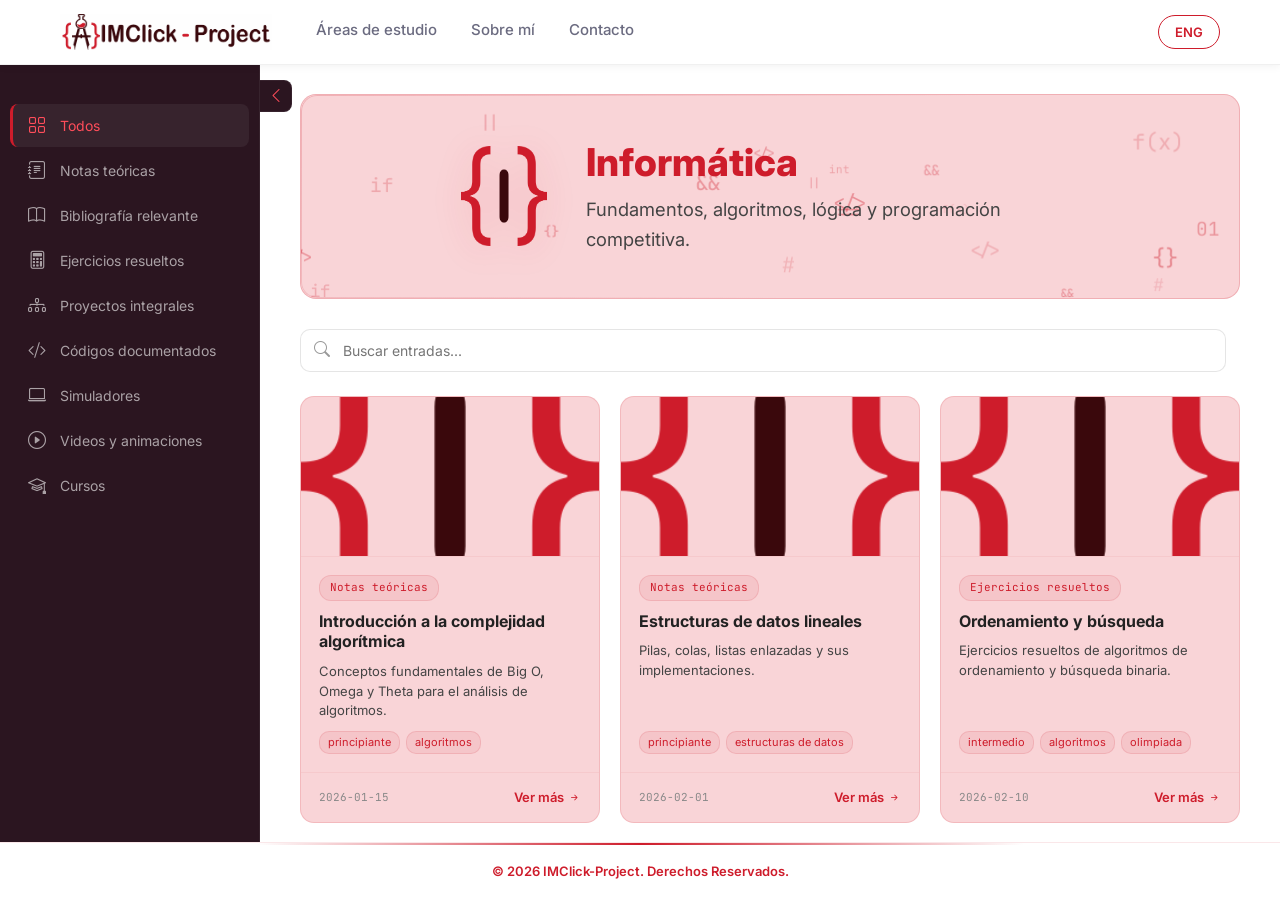
<file: informatica.html>
<!DOCTYPE html>
<html lang="es">
<head>
    <meta charset="UTF-8">
    <meta name="viewport" content="width=device-width, initial-scale=1.0">
    <title>IMClick-Project | Informática</title>
    <link rel="icon" type="image/png" href="images/logoico.png">
    <link rel="preconnect" href="https://fonts.googleapis.com">
    <link rel="preconnect" href="https://fonts.gstatic.com" crossorigin>
    <link href="https://fonts.googleapis.com/css2?family=Inter:wght@400;500;600;700;800&family=JetBrains+Mono:wght@400;500&display=swap" rel="stylesheet">
    <link rel="stylesheet" href="https://cdn.jsdelivr.net/npm/bootstrap-icons@1.11.3/font/bootstrap-icons.css">
    <link rel="stylesheet" href="styles.css">
    <link rel="stylesheet" href="subject.css">
</head>
<body class="subject-page subject-informatica" data-subject="informatica">

    <!-- Navbar -->
    <nav class="navbar">
        <div class="nav-container">
            <div class="nav-left">
                <div class="logo">
                    <a href="index.html"><img src="images/logo.png" alt="IMClick Logo"></a>
                </div>
                <button class="menu-toggle" aria-label="Abrir menú">&#9776;</button>
                <ul class="menu">
                    <li class="dropdown">
                        <a href="index.html#study-areas">Áreas de estudio</a>
                        <ul class="submenu">
                            <li class="disabled"><a href="#">Informática</a></li>
                            <li><a href="matematicas.html">Matemáticas</a></li>
                            <li><a href="ingenieria-quimica.html">Ingeniería Química</a></li>
                        </ul>
                    </li>
                    <li><a href="index.html#aboutme">Sobre mí</a></li>
                    <li><a href="index.html#contact">Contacto</a></li>
                </ul>
            </div>
            <a href="#" class="lang">ENG</a>
        </div>
    </nav>

    <!-- Page Layout -->
    <div class="subject-layout">
        <!-- Sidebar -->
        <aside class="sidebar">
            <nav class="sidebar-nav"></nav>
        </aside>
        <button class="sidebar-toggle"><i class="bi bi-chevron-left"></i></button>

        <!-- Main Content -->
        <main class="subject-content">
            <!-- Subject Hero -->
            <div class="subject-hero">
                <canvas class="subject-hero-canvas" id="subject-hero-canvas"></canvas>
                <img src="images/logoI2.png" alt="Informática">
                <div class="subject-hero-text">
                    <h1>Informática</h1>
                    <p>Fundamentos, algoritmos, lógica y programación competitiva.</p>
                </div>
            </div>

            <!-- Toolbar -->
            <div class="content-toolbar">
                <div class="search-box">
                    <i class="bi bi-search"></i>
                    <input type="text" placeholder="Buscar entradas...">
                </div>
                <div class="active-filters"></div>
            </div>

            <!-- Entries Grid -->
            <div class="entries-grid">
                <!-- Populated by subject.js -->
            </div>
        </main>
    </div>

    <!-- Footer -->
    <footer class="footer">
        <div class="footer-bottom">
            <p>&copy; 2026 IMClick-Project. Derechos Reservados.</p>
        </div>
    </footer>

    <script src="data/informatica-data.js"></script>
    <script src="subject.js"></script>
</body>
</html>
</file>
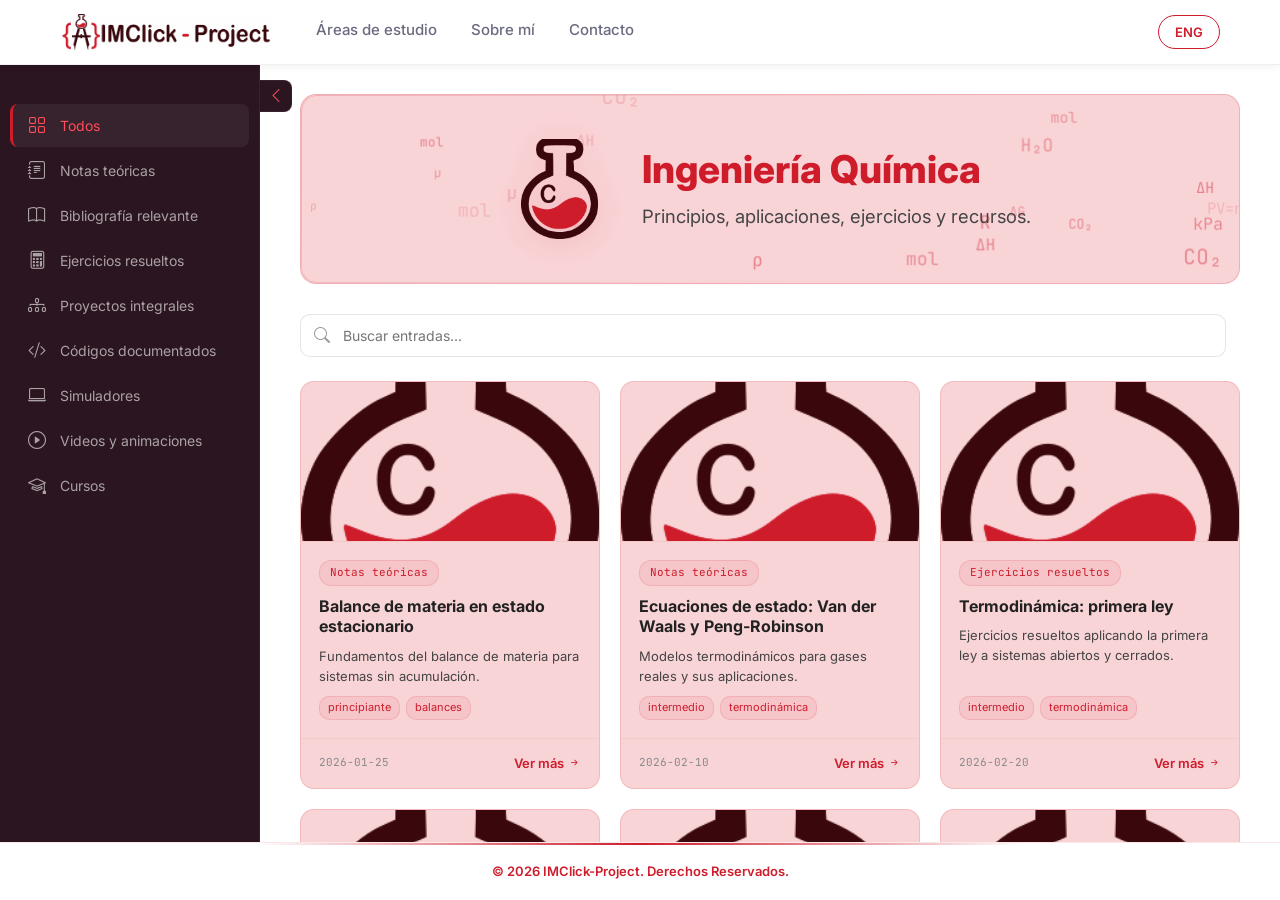
<file: ingenieria-quimica.html>
<!DOCTYPE html>
<html lang="es">
<head>
    <meta charset="UTF-8">
    <meta name="viewport" content="width=device-width, initial-scale=1.0">
    <title>IMClick-Project | Ingeniería Química</title>
    <link rel="icon" type="image/png" href="images/logoico.png">
    <link rel="preconnect" href="https://fonts.googleapis.com">
    <link rel="preconnect" href="https://fonts.gstatic.com" crossorigin>
    <link href="https://fonts.googleapis.com/css2?family=Inter:wght@400;500;600;700;800&family=JetBrains+Mono:wght@400;500&display=swap" rel="stylesheet">
    <link rel="stylesheet" href="https://cdn.jsdelivr.net/npm/bootstrap-icons@1.11.3/font/bootstrap-icons.css">
    <link rel="stylesheet" href="styles.css">
    <link rel="stylesheet" href="subject.css">
</head>
<body class="subject-page subject-ingenieria-quimica" data-subject="ingenieria-quimica">

    <!-- Navbar -->
    <nav class="navbar">
        <div class="nav-container">
            <div class="nav-left">
                <div class="logo">
                    <a href="index.html"><img src="images/logo.png" alt="IMClick Logo"></a>
                </div>
                <button class="menu-toggle" aria-label="Abrir menú">&#9776;</button>
                <ul class="menu">
                    <li class="dropdown">
                        <a href="index.html#study-areas">Áreas de estudio</a>
                        <ul class="submenu">
                            <li><a href="informatica.html">Informática</a></li>
                            <li><a href="matematicas.html">Matemáticas</a></li>
                            <li class="disabled"><a href="#">Ingeniería Química</a></li>
                        </ul>
                    </li>
                    <li><a href="index.html#aboutme">Sobre mí</a></li>
                    <li><a href="index.html#contact">Contacto</a></li>
                </ul>
            </div>
            <a href="#" class="lang">ENG</a>
        </div>
    </nav>

    <!-- Page Layout -->
    <div class="subject-layout">
        <!-- Sidebar -->
        <aside class="sidebar">
            <nav class="sidebar-nav"></nav>
        </aside>
        <button class="sidebar-toggle"><i class="bi bi-chevron-left"></i></button>

        <!-- Main Content -->
        <main class="subject-content">
            <div class="subject-hero">
                <canvas class="subject-hero-canvas" id="subject-hero-canvas"></canvas>
                <img src="images/logoC2.png" alt="Ingeniería Química">
                <div class="subject-hero-text">
                    <h1>Ingeniería Química</h1>
                    <p>Principios, aplicaciones, ejercicios y recursos de aprendizaje.</p>
                </div>
            </div>

            <div class="content-toolbar">
                <div class="search-box">
                    <i class="bi bi-search"></i>
                    <input type="text" placeholder="Buscar entradas...">
                </div>
                <div class="active-filters"></div>
            </div>

            <div class="entries-grid"></div>
        </main>
    </div>

    <footer class="footer">
        <div class="footer-bottom">
            <p>&copy; 2026 IMClick-Project. Derechos Reservados.</p>
        </div>
    </footer>

    <script src="data/ingenieria-quimica-data.js"></script>
    <script src="subject.js"></script>
</body>
</html>
</file>
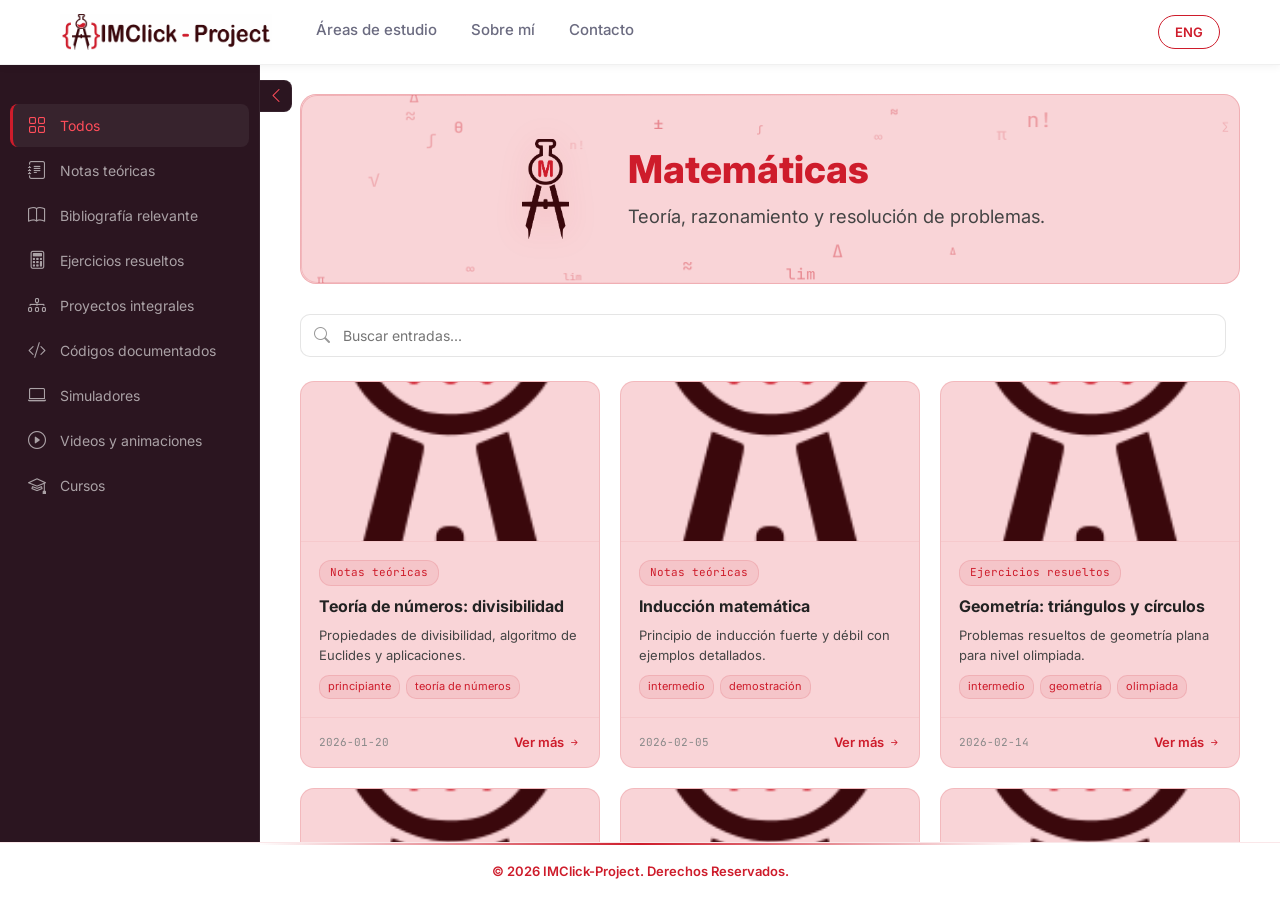
<file: matematicas.html>
<!DOCTYPE html>
<html lang="es">
<head>
    <meta charset="UTF-8">
    <meta name="viewport" content="width=device-width, initial-scale=1.0">
    <title>IMClick-Project | Matemáticas</title>
    <link rel="icon" type="image/png" href="images/logoico.png">
    <link rel="preconnect" href="https://fonts.googleapis.com">
    <link rel="preconnect" href="https://fonts.gstatic.com" crossorigin>
    <link href="https://fonts.googleapis.com/css2?family=Inter:wght@400;500;600;700;800&family=JetBrains+Mono:wght@400;500&display=swap" rel="stylesheet">
    <link rel="stylesheet" href="https://cdn.jsdelivr.net/npm/bootstrap-icons@1.11.3/font/bootstrap-icons.css">
    <link rel="stylesheet" href="styles.css">
    <link rel="stylesheet" href="subject.css">
</head>
<body class="subject-page subject-matematicas" data-subject="matematicas">

    <!-- Navbar -->
    <nav class="navbar">
        <div class="nav-container">
            <div class="nav-left">
                <div class="logo">
                    <a href="index.html"><img src="images/logo.png" alt="IMClick Logo"></a>
                </div>
                <button class="menu-toggle" aria-label="Abrir menú">&#9776;</button>
                <ul class="menu">
                    <li class="dropdown">
                        <a href="index.html#study-areas">Áreas de estudio</a>
                        <ul class="submenu">
                            <li><a href="informatica.html">Informática</a></li>
                            <li class="disabled"><a href="#">Matemáticas</a></li>
                            <li><a href="ingenieria-quimica.html">Ingeniería Química</a></li>
                        </ul>
                    </li>
                    <li><a href="index.html#aboutme">Sobre mí</a></li>
                    <li><a href="index.html#contact">Contacto</a></li>
                </ul>
            </div>
            <a href="#" class="lang">ENG</a>
        </div>
    </nav>

    <!-- Page Layout -->
    <div class="subject-layout">
        <!-- Sidebar -->
        <aside class="sidebar">
            <nav class="sidebar-nav"></nav>
        </aside>
        <button class="sidebar-toggle"><i class="bi bi-chevron-left"></i></button>

        <!-- Main Content -->
        <main class="subject-content">
            <div class="subject-hero">
                <canvas class="subject-hero-canvas" id="subject-hero-canvas"></canvas>
                <img src="images/logoM2.png" alt="Matemáticas">
                <div class="subject-hero-text">
                    <h1>Matemáticas</h1>
                    <p>Teoría, razonamiento y resolución de problemas escolares y de concursos.</p>
                </div>
            </div>

            <div class="content-toolbar">
                <div class="search-box">
                    <i class="bi bi-search"></i>
                    <input type="text" placeholder="Buscar entradas...">
                </div>
                <div class="active-filters"></div>
            </div>

            <div class="entries-grid"></div>
        </main>
    </div>

    <footer class="footer">
        <div class="footer-bottom">
            <p>&copy; 2026 IMClick-Project. Derechos Reservados.</p>
        </div>
    </footer>

    <script src="data/matematicas-data.js"></script>
    <script src="subject.js"></script>
</body>
</html>
</file>
<file: styles.css>
/* ========================================
   IMClick-Project — Dark Theme Redesign
   ======================================== */

/* --- CSS Custom Properties --- */
:root {
    --bg-primary: #2b1520;
    --bg-secondary: #2e1015;
    --bg-card: #3a2230;
    --bg-glass: rgba(255, 255, 255, 0.06);
    --border-glass: rgba(255, 255, 255, 0.12);
    --border-glass-hover: rgba(206, 28, 43, 0.4);

    --bg-light: #ffffff;
    --bg-light-alt: #f8f8fa;
    --text-on-light: #2d2d3a;
    --text-on-light-muted: #6b6b80;

    --accent-primary: #ce1c2b;
    --accent-glow: rgba(206, 28, 43, 0.3);
    --accent-secondary: #ff4d5a;
    --accent-gradient: linear-gradient(135deg, #ce1c2b, #ff4d5a);

    --text-primary: #f0f0f5;
    --text-secondary: #b8b8cc;
    --text-muted: #707088;

    --font-body: "Inter", sans-serif;
    --font-mono: "JetBrains Mono", monospace;

    --radius-sm: 8px;
    --radius-md: 14px;
    --radius-lg: 20px;
    --radius-xl: 28px;

    --transition-fast: 0.2s ease;
    --transition-medium: 0.4s ease;
    --transition-slow: 0.6s ease;
}

/* --- Reset & Base --- */
*, *::before, *::after {
    box-sizing: border-box;
    margin: 0;
    padding: 0;
}

html {
    scroll-behavior: smooth;
    font-size: 16px;
}

body {
    font-family: var(--font-body);
    background-color: var(--bg-primary);
    color: var(--text-secondary);
    line-height: 1.6;
    overflow-x: hidden;
    position: relative;
}

/* Global animated background */
#bg-canvas {
    position: fixed;
    top: 0;
    left: 0;
    z-index: -1;
    pointer-events: none;
}

a {
    text-decoration: none;
    color: inherit;
}

img {
    max-width: 100%;
    height: auto;
    display: block;
}

ul {
    list-style: none;
}

h1, h2, h3, h4 {
    color: var(--text-primary);
    font-weight: 700;
    line-height: 1.2;
}

h1 { font-size: clamp(2rem, 4vw, 2.8rem); }
h2 { font-size: clamp(1.5rem, 3vw, 2rem); }
h3 { font-size: clamp(1.1rem, 2vw, 1.4rem); }

/* --- Utility Classes --- */
.section-padding {
    padding: 60px 20px;
}

.container {
    max-width: 1200px;
    margin: 0 auto;
    width: 100%;
}

.section-title {
    text-align: center;
    margin-bottom: 36px;
    position: relative;
}

.section-title::after {
    content: "";
    display: block;
    width: 50px;
    height: 3px;
    background: var(--accent-gradient);
    margin: 14px auto 0;
    border-radius: 2px;
}

/* Scroll reveal base */
.reveal {
    opacity: 0;
    transform: translateY(30px);
    transition: opacity var(--transition-slow), transform var(--transition-slow);
}

.reveal.visible {
    opacity: 1;
    transform: translateY(0);
}

/* --- Navbar --- */
.navbar {
    position: fixed;
    top: 0;
    left: 0;
    width: 100%;
    z-index: 1000;
    background: #ffffff;
    backdrop-filter: none;
    -webkit-backdrop-filter: none;
    border-bottom: 1px solid rgba(0, 0, 0, 0.06);
    box-shadow: 0 2px 8px rgba(0, 0, 0, 0.05);
    transition: box-shadow var(--transition-fast);
}

.nav-container {
    max-width: 1200px;
    width: 100%;
    margin: 0 auto;
    padding: 0 20px;
    display: flex;
    align-items: center;
    justify-content: space-between;
    height: 64px;
}

.nav-left {
    display: flex;
    align-items: center;
    gap: 30px;
    position: relative;
}

.logo a {
    display: flex;
    align-items: center;
}

.logo img {
    height: 36px;
}

.menu {
    display: flex;
    gap: 6px;
}

.menu li a {
    color: var(--text-on-light-muted);
    font-size: 15px;
    font-weight: 500;
    padding: 8px 14px;
    border-radius: var(--radius-sm);
    position: relative;
    transition: color var(--transition-fast);
}

.menu li a:hover {
    color: var(--accent-primary);
}

.menu li a::after {
    content: "";
    position: absolute;
    bottom: 2px;
    left: 14px;
    right: 14px;
    height: 2px;
    background: var(--accent-primary);
    transform: scaleX(0);
    transform-origin: left;
    transition: transform 0.3s ease;
    border-radius: 1px;
}

.menu li a:hover::after {
    transform: scaleX(1);
}

/* Dropdown */
.dropdown {
    position: relative;
    padding-bottom: 4px;
}

.submenu {
    display: none;
    position: absolute;
    top: 100%;
    left: 0;
    min-width: 220px;
    background: rgba(255, 255, 255, 0.98);
    backdrop-filter: blur(12px);
    -webkit-backdrop-filter: blur(12px);
    border: 1px solid rgba(0, 0, 0, 0.06);
    border-radius: var(--radius-md);
    padding: 8px 0;
    box-shadow: 0 12px 32px rgba(0, 0, 0, 0.12);
}

@media (hover: hover) {
    .dropdown:hover .submenu {
        display: block;
    }
}

.submenu.active {
    display: block;
}

.submenu li a {
    padding: 10px 18px;
    font-size: 14px;
    display: block;
    color: var(--text-on-light-muted);
    transition: background var(--transition-fast), color var(--transition-fast);
}

.submenu li a::after {
    display: none;
}

.submenu li a:hover {
    background: rgba(206, 28, 43, 0.06);
    color: var(--accent-primary);
}

/* Language toggle */
.lang {
    font-size: 13px;
    font-weight: 600;
    padding: 6px 16px;
    border-radius: 20px;
    border: 1.5px solid var(--accent-primary);
    color: var(--accent-primary);
    background: transparent;
    transition: all var(--transition-fast);
    cursor: pointer;
}

.lang:hover {
    background: var(--accent-primary);
    color: white;
    box-shadow: 0 0 12px var(--accent-glow);
}

/* Hamburger */
.menu-toggle {
    display: none;
    font-size: 24px;
    background: none;
    border: none;
    color: var(--accent-primary);
    cursor: pointer;
    font-weight: bold;
}

/* --- Hero Section --- */
.hero {
    min-height: 100vh;
    display: flex;
    align-items: center;
    position: relative;
    overflow: hidden;
    padding: 100px 20px 60px;
    background: radial-gradient(ellipse at 50% 40%, rgba(206, 28, 43, 0.06) 0%, transparent 60%);
}

#hero-canvas {
    position: absolute;
    top: 0;
    left: 0;
    width: 100%;
    height: 100%;
    pointer-events: none;
    z-index: 0;
}

.hero-container {
    max-width: 1200px;
    width: 100%;
    margin: 0 auto;
    display: flex;
    align-items: center;
    gap: 40px;
    position: relative;
    z-index: 1;
}

.hero-left {
    flex: 1;
    display: flex;
    flex-direction: column;
    gap: 18px;
}

.project-name {
    font-size: clamp(2.5rem, 5vw, 3.5rem);
    font-weight: 800;
    color: #ffffff;
}

.project-name .dash {
    color: var(--accent-primary);
}

.slogan {
    font-size: clamp(1.3rem, 2.5vw, 1.75rem);
    color: var(--accent-secondary);
    font-weight: 600;
    line-height: 1.4;
}

.description {
    font-size: clamp(1rem, 1.5vw, 1.2rem);
    color: var(--text-secondary);
    line-height: 1.7;
    max-width: 540px;
    font-weight: 400;
}

.hero-cta {
    display: inline-flex;
    align-items: center;
    gap: 8px;
    margin-top: 10px;
    padding: 14px 30px;
    background: var(--accent-gradient);
    color: white;
    font-weight: 600;
    font-size: 15px;
    border-radius: var(--radius-xl);
    transition: transform var(--transition-fast), box-shadow var(--transition-fast);
    box-shadow: 0 4px 20px var(--accent-glow);
}

.hero-cta:hover {
    transform: translateY(-2px) scale(1.03);
    box-shadow: 0 8px 32px var(--accent-glow);
}

.hero-cta i {
    font-size: 18px;
    transition: transform 0.3s ease;
}

.hero-cta:hover i {
    transform: translateX(4px);
}

/* Hero logo animation */
.hero-right {
    position: relative;
    display: flex;
    align-items: center;
    justify-content: center;
    flex: 0 0 clamp(260px, 32vw, 420px);
    aspect-ratio: 1 / 1;
    background: var(--bg-glass);
    border: 1px solid var(--border-glass);
    border-radius: var(--radius-lg);
    transition: border-color var(--transition-medium), box-shadow var(--transition-medium);
}

.hero-right:hover {
    border-color: var(--border-glass-hover);
    box-shadow: 0 16px 48px rgba(206, 28, 43, 0.12);
}

.logo-part {
    position: absolute;
    top: 50%;
    left: 50%;
    transform: translate(-50%, -50%);
    width: 85%;
    height: auto;
    opacity: 0;
    filter: drop-shadow(0 4px 12px rgba(206, 28, 43, 0.2));
}

.braces {
    animation: logoReveal 0.8s ease forwards 0.4s;
}

.compass {
    animation: logoRevealRotate 0.9s ease forwards 1.2s;
}

.flask {
    animation: logoRevealFill 0.9s ease forwards 2s;
}

@keyframes logoReveal {
    from { opacity: 0; transform: translate(-50%, -50%) scale(0.7); }
    to { opacity: 1; transform: translate(-50%, -50%) scale(1); }
}

@keyframes logoRevealRotate {
    0% { opacity: 0; transform: translate(-50%, -50%) rotate(-20deg) scale(0.7); }
    60% { opacity: 1; transform: translate(-50%, -50%) rotate(4deg) scale(1.05); }
    100% { opacity: 1; transform: translate(-50%, -50%) rotate(0deg) scale(1); }
}

@keyframes logoRevealFill {
    0% { opacity: 0; transform: translate(-50%, -50%) scale(0.5); clip-path: inset(100% 0 0 0); }
    60% { opacity: 1; transform: translate(-50%, -50%) scale(1.05); clip-path: inset(30% 0 0 0); }
    100% { opacity: 1; transform: translate(-50%, -50%) scale(1); clip-path: inset(0 0 0 0); }
}

/* Hero entrance animations */
.hero-left > * {
    opacity: 0;
    transform: translateY(20px);
    animation: heroFadeIn 0.7s ease forwards;
}

.hero-left > *:nth-child(1) { animation-delay: 0.2s; }
.hero-left > *:nth-child(2) { animation-delay: 0.5s; }
.hero-left > *:nth-child(3) { animation-delay: 0.8s; }
.hero-left > *:nth-child(4) { animation-delay: 1.1s; }

@keyframes heroFadeIn {
    to { opacity: 1; transform: translateY(0); }
}

/* Scroll indicator */
.scroll-indicator {
    position: absolute;
    bottom: 30px;
    left: 50%;
    transform: translateX(-50%);
    display: flex;
    flex-direction: column;
    align-items: center;
    gap: 6px;
    color: var(--text-muted);
    font-size: 12px;
    animation: bounce 2s ease infinite;
}

.scroll-indicator i {
    font-size: 20px;
}

@keyframes bounce {
    0%, 100% { transform: translateX(-50%) translateY(0); }
    50% { transform: translateX(-50%) translateY(8px); }
}

/* --- Study Areas Section --- */
#study-areas {
    padding: 60px 20px;
    scroll-margin-top: 80px;
}

.cards-container {
    max-width: 1200px;
    margin: 0 auto;
    display: grid;
    grid-template-columns: repeat(auto-fit, minmax(300px, 1fr));
    gap: 28px;
}

.card {
    background: var(--bg-glass);
    border: 1px solid var(--border-glass);
    border-radius: var(--radius-lg);
    padding: 30px 24px;
    text-align: center;
    position: relative;
    overflow: hidden;
    display: block;
    color: inherit;
    transition: transform var(--transition-medium), border-color var(--transition-medium), box-shadow var(--transition-medium);
}

.card::before {
    content: "";
    position: absolute;
    inset: 0;
    border-radius: var(--radius-lg);
    padding: 1px;
    background: linear-gradient(135deg, transparent 40%, var(--accent-primary) 100%);
    -webkit-mask: linear-gradient(#fff 0 0) content-box, linear-gradient(#fff 0 0);
    -webkit-mask-composite: xor;
    mask-composite: exclude;
    opacity: 0;
    transition: opacity var(--transition-medium);
}

.card:hover::before {
    opacity: 1;
}

.card:hover {
    transform: translateY(-8px);
    border-color: transparent;
    box-shadow: 0 16px 48px rgba(206, 28, 43, 0.15);
}

.card img {
    height: 140px;
    width: auto;
    margin: 0 auto 20px;
    filter: drop-shadow(0 4px 12px rgba(206, 28, 43, 0.2));
}

.card h2 {
    color: var(--text-primary);
    font-size: 1.3rem;
    margin-bottom: 12px;
}

.card p {
    color: var(--text-secondary);
    font-size: 15px;
    line-height: 1.6;
}

.card .card-tag {
    display: inline-block;
    margin-top: 14px;
    font-family: var(--font-mono);
    font-size: 12px;
    color: var(--accent-secondary);
    background: rgba(206, 28, 43, 0.1);
    padding: 4px 12px;
    border-radius: 20px;
    border: 1px solid rgba(206, 28, 43, 0.2);
}

/* --- Resources Section --- */
.resources {
    padding: 60px 20px;
    background: linear-gradient(135deg, #5a1520 0%, #6b1a25 50%, #5a1520 100%);
    scroll-margin-top: 80px;
}

.resources-container {
    max-width: 1200px;
    margin: 0 auto;
    display: flex;
    justify-content: center;
    gap: 14px;
    flex-wrap: wrap;
}

.resource-card {
    display: flex;
    align-items: center;
    gap: 10px;
    padding: 12px 18px;
    background: var(--bg-glass);
    border: 1px solid var(--border-glass);
    border-radius: var(--radius-sm);
    transition: all var(--transition-fast);
}

.resource-card:hover {
    transform: translateY(-3px);
    border-color: rgba(58, 8, 12, 0.5);
    box-shadow: 0 0 16px rgba(58, 8, 12, 0.4);
}

.resource-card i {
    font-size: 20px;
    color: rgba(255, 255, 255, 0.7);
    transition: all var(--transition-fast);
    flex-shrink: 0;
}

.resource-card:hover i {
    color: #ffffff;
    transform: scale(1.15);
}

.resource-card p {
    font-size: 13px;
    font-weight: 600;
    color: var(--text-primary);
    margin: 0;
    white-space: nowrap;
}

/* Resource active label */
.resource-active-label {
    display: none;
    text-align: center;
    font-size: 14px;
    font-weight: 600;
    color: #ffffff;
    margin-top: 12px;
    letter-spacing: 0.5px;
}

/* Resource expandable sub-items */
.resource-expand {
    max-width: 1200px;
    margin: 14px auto 0;
    display: grid;
    grid-template-columns: repeat(4, 1fr);
    gap: 14px;
    padding: 20px 0 10px;
    animation: expandIn 0.3s ease;
}

@keyframes expandIn {
    from { opacity: 0; transform: translateY(-10px); }
    to { opacity: 1; transform: translateY(0); }
}

.resource-expand-footer {
    grid-column: 1 / -1;
    text-align: center;
    padding: 14px 0 8px;
    font-size: 15px;
    font-weight: 600;
    color: #ffffff;
    font-style: italic;
    letter-spacing: 0.5px;
    opacity: 0.85;
    position: relative;
}

.resource-expand-footer::before {
    content: "";
    display: block;
    width: 60px;
    height: 2px;
    background: var(--accent-gradient);
    margin: 0 auto 12px;
    border-radius: 2px;
}

.resource-subcard {
    background: var(--bg-glass);
    border: 1px solid var(--border-glass);
    border-radius: var(--radius-md);
    padding: 16px;
    text-align: center;
    transition: transform var(--transition-fast), border-color var(--transition-fast), box-shadow var(--transition-fast);
    display: flex;
    flex-direction: column;
    align-items: center;
    gap: 10px;
    text-decoration: none;
}

.resource-subcard:hover {
    transform: translateY(-4px);
    border-color: rgba(58, 8, 12, 0.4);
    box-shadow: 0 8px 24px rgba(58, 8, 12, 0.15);
}

.resource-subcard img {
    width: 50px;
    height: 50px;
    object-fit: contain;
    border-radius: var(--radius-sm);
}

.resource-subcard .sub-area {
    font-family: var(--font-mono);
    font-size: 11px;
    color: #ffffff;
    background: rgba(255, 255, 255, 0.1);
    padding: 2px 10px;
    border-radius: 12px;
    border: 1px solid rgba(255, 255, 255, 0.2);
}

.resource-subcard .sub-desc {
    font-size: 13px;
    color: var(--text-secondary);
    line-height: 1.4;
}

.resource-subcard .sub-link {
    font-size: 12px;
    font-weight: 600;
    color: #ffffff;
    margin-top: auto;
    display: flex;
    align-items: center;
    gap: 2px;
    transition: gap var(--transition-fast);
}

.resource-subcard:hover .sub-link {
    gap: 6px;
}

.resource-card.active {
    border-color: #3a080c;
    background: rgba(255, 255, 255, 0.06);
}

/* --- About Me Section --- */
#aboutme {
    padding: 60px 20px;
    scroll-margin-top: 80px;
}

.about-header {
    max-width: 1200px;
    margin: 0 auto 40px;
    display: flex;
    justify-content: space-between;
    align-items: center;
}

.social-links {
    display: flex;
    gap: 14px;
}

.social-links a {
    display: flex;
    align-items: center;
    justify-content: center;
    width: 40px;
    height: 40px;
    border-radius: 50%;
    border: 1px solid var(--border-glass);
    transition: all var(--transition-fast);
}

.social-links a:hover {
    border-color: var(--accent-primary);
    box-shadow: 0 0 14px var(--accent-glow);
    transform: scale(1.1);
}

.social-links img {
    width: 20px;
    height: 20px;
}

.social-links a:hover img {
    opacity: 0.8;
}

.about-grid {
    max-width: 1200px;
    margin: 0 auto;
    display: grid;
    grid-template-columns: 1fr 1fr;
    gap: 20px;
}

.about-carousel {
    grid-row: span 2;
    position: relative;
    border-radius: var(--radius-lg);
    overflow: hidden;
    min-height: 380px;
    border: 1px solid var(--border-glass);
}

.about-carousel img {
    position: absolute;
    inset: 0;
    width: 100%;
    height: 100%;
    object-fit: contain;
    object-position: center;
    opacity: 0;
    transition: opacity 1.2s ease;
}

.about-carousel img.active {
    opacity: 1;
}

@keyframes kenBurns {
    from { transform: scale(1); }
    to { transform: scale(1.05); }
}

.about-text {
    background: var(--bg-glass);
    border: 1px solid var(--border-glass);
    padding: 28px;
    border-radius: var(--radius-lg);
    position: relative;
    overflow: hidden;
    transition: transform var(--transition-medium), border-color var(--transition-medium), box-shadow var(--transition-medium);
}

.about-text::before {
    content: "";
    position: absolute;
    inset: 0;
    border-radius: var(--radius-lg);
    padding: 1px;
    background: linear-gradient(135deg, transparent 40%, var(--accent-primary) 100%);
    -webkit-mask: linear-gradient(#fff 0 0) content-box, linear-gradient(#fff 0 0);
    -webkit-mask-composite: xor;
    mask-composite: exclude;
    opacity: 0;
    transition: opacity var(--transition-medium);
}

.about-text:hover::before {
    opacity: 1;
}

.about-text:hover {
    transform: translateY(-6px);
    border-color: transparent;
    box-shadow: 0 12px 36px rgba(206, 28, 43, 0.15);
}

.about-text p {
    font-size: 16px;
    line-height: 1.8;
    color: var(--text-secondary);
    text-align: justify;
}

.about-full {
    grid-column: span 2;
    border-color: var(--accent-primary);
    background: rgba(206, 28, 43, 0.05);
}

.about-full::before {
    background: linear-gradient(135deg, var(--accent-primary) 0%, transparent 60%);
    opacity: 0.5;
}

.about-full:hover::before {
    opacity: 1;
}

.about-full p {
    color: var(--text-primary);
    font-weight: 500;
}

/* --- Contact Section --- */
#contact {
    padding: 60px 20px;
    background: linear-gradient(135deg, #5a1520 0%, #6b1a25 50%, #5a1520 100%);
    scroll-margin-top: 80px;
}

.contact-container {
    max-width: 1200px;
    margin: 0 auto;
    display: grid;
    grid-template-columns: 1fr 1fr;
    gap: 40px;
}

.contact-left {
    display: flex;
    flex-direction: column;
    gap: 32px;
}

.social-group h2 {
    font-size: 1.1rem;
    margin-bottom: 14px;
    color: var(--text-primary);
}

.social-icons {
    display: flex;
    gap: 14px;
}

.social-icons a {
    display: flex;
    align-items: center;
    justify-content: center;
    width: 44px;
    height: 44px;
    border-radius: var(--radius-sm);
    border: 1px solid var(--border-glass);
    transition: all var(--transition-fast);
}

.social-icons a:hover {
    border-color: #3a080c;
    box-shadow: 0 0 16px rgba(58, 8, 12, 0.4);
    transform: translateY(-3px);
}

.social-icons img {
    width: 22px;
    height: 22px;
    filter: brightness(0) invert(1) opacity(0.7);
    transition: filter var(--transition-fast);
}

.social-icons a:hover img {
    filter: brightness(0) invert(1) opacity(1);
}

.contact-right h1 {
    margin-bottom: 24px;
}

.contact-form {
    display: flex;
    flex-direction: column;
    gap: 18px;
}

.form-group {
    display: flex;
    flex-direction: column;
    gap: 6px;
}

.form-group label {
    font-size: 13px;
    font-weight: 600;
    color: var(--text-muted);
    text-transform: uppercase;
    letter-spacing: 0.5px;
}

.form-group input,
.form-group textarea {
    padding: 12px 16px;
    border-radius: var(--radius-sm);
    border: 1px solid var(--border-glass);
    background: var(--bg-primary);
    color: var(--text-primary);
    font-family: var(--font-body);
    font-size: 15px;
    transition: border-color var(--transition-fast), box-shadow var(--transition-fast);
    outline: none;
}

.form-group input:focus,
.form-group textarea:focus {
    border-color: #3a080c;
    box-shadow: 0 0 12px rgba(58, 8, 12, 0.4);
}

.form-group textarea {
    resize: vertical;
    min-height: 120px;
}

.contact-form button {
    padding: 14px;
    border: 2px solid #ffffff;
    border-radius: var(--radius-sm);
    background: #ffffff;
    color: #3a080c;
    font-weight: 700;
    font-size: 15px;
    cursor: pointer;
    transition: transform var(--transition-fast), box-shadow var(--transition-fast), background var(--transition-fast), color var(--transition-fast);
}

.contact-form button:hover {
    transform: translateY(-2px);
    background: transparent;
    color: #ffffff;
    box-shadow: 0 8px 24px rgba(255, 255, 255, 0.15);
}

/* --- Footer --- */
.footer {
    padding: 18px 20px;
    background: #ffffff;
    border-top: 1px solid rgba(0, 0, 0, 0.06);
    text-align: center;
    position: relative;
}

.footer::before {
    content: "";
    position: absolute;
    top: 0;
    left: 50%;
    transform: translateX(-50%);
    width: 60%;
    height: 2px;
    background: linear-gradient(90deg, transparent, var(--accent-primary), transparent);
}

.footer-bottom {
    color: var(--accent-primary);
    font-size: 13px;
    font-weight: 600;
}

/* (Footer grid removed — simple copyright only) */

/* --- Responsive: Tablet (max 1024px) --- */
@media (max-width: 1024px) {
    .resources-container {
        gap: 10px;
    }
    .resource-card.span-2 {
        grid-column: span 2;
    }

    .resource-expand {
        grid-template-columns: repeat(3, 1fr);
    }
}

/* --- Responsive: Mobile (max 768px) --- */
@media (max-width: 768px) {
    .nav-container {
        height: 56px;
    }

    .logo img {
        content: url("images/logoico.png");
        height: 28px;
    }

    .menu-toggle {
        display: block;
    }

    .nav-left {
        gap: 14px;
    }

    .menu {
        display: none;
        position: fixed;
        top: 56px;
        left: 0;
        right: 0;
        background: #ffffff;
        border-bottom: 1px solid rgba(0, 0, 0, 0.06);
        flex-direction: column;
        padding: 12px 0;
        box-shadow: 0 8px 24px rgba(0, 0, 0, 0.08);
        z-index: 9999;
        max-height: calc(100vh - 56px);
        overflow-y: auto;
    }

    .menu.active {
        display: flex;
    }

    .menu li a {
        padding: 14px 24px;
        font-size: 16px;
        color: #333333;
    }

    .menu li a::after {
        display: none;
    }

    .submenu {
        position: static;
        display: none;
        box-shadow: none;
        border: none;
        background: #f9f9f9;
        backdrop-filter: none;
        padding: 4px 0 4px 20px;
        border-radius: 0;
    }

    .submenu.active {
        display: block;
    }

    .submenu li a {
        padding: 10px 24px;
        font-size: 14px;
        color: #555555;
    }

    /* Hero mobile */
    .hero {
        min-height: auto;
        padding: 100px 20px 60px;
    }

    .hero-container {
        flex-direction: column;
        text-align: center;
    }

    .hero-left {
        align-items: center;
    }

    .description {
        text-align: center;
    }

    .hero-right {
        width: 100%;
        max-width: 300px;
    }

    .scroll-indicator {
        display: none;
    }

    /* Cards */
    .cards-container {
        grid-template-columns: 1fr;
    }

    /* Resources */
    .resources-container {
        gap: 8px;
    }

    .resource-expand {
        grid-template-columns: repeat(2, 1fr);
    }

    /* About */
    .about-header {
        flex-direction: column;
        gap: 12px;
        text-align: center;
    }

    .about-grid {
        grid-template-columns: 1fr;
    }

    .about-carousel {
        grid-row: auto;
        min-height: 280px;
    }

    .about-full {
        grid-column: auto;
    }

    /* Contact */
    .contact-container {
        grid-template-columns: 1fr;
        gap: 30px;
    }

    .contact-left {
        align-items: center;
        text-align: center;
    }

    .social-icons {
        justify-content: center;
    }

}

/* --- Responsive: Small Mobile (max 480px) --- */
@media (max-width: 480px) {
    .resources-container {
        gap: 6px;
    }

    .resource-card p {
        font-size: 11px;
    }

    .resource-card.span-2 {
        grid-column: span 1;
    }

    .resource-expand {
        grid-template-columns: repeat(2, 1fr);
    }

    .hero-right {
        max-width: 240px;
    }
}
</file>
<file: subject.css>
/* ========================================
   IMClick-Project — Subject Pages Styles
   ======================================== */

/* --- Per-subject color themes --- */
/* All subjects use the same red/tinto palette as the homepage */
.subject-informatica,
.subject-matematicas,
.subject-ingenieria-quimica {
    --subject-accent: #ce1c2b;
    --subject-accent-glow: rgba(206, 28, 43, 0.3);
    --subject-accent-light: #ce1c2b;
    --subject-bg: #ffffff;
    --subject-bg-alt: #ffffff;
    --subject-sidebar: #ffffff;
}

/* --- Base & Layout --- */
.subject-page {
    height: 100vh;
    display: flex;
    flex-direction: column;
    overflow: hidden;
    padding-top: 64px;
}

.subject-layout {
    display: flex;
    flex: 1;
    overflow: hidden;
    position: relative;
}

/* --- Sidebar --- */
.sidebar {
    width: 260px;
    background: #2b1520;
    border-right: 1px solid rgba(255, 255, 255, 0.06);
    display: flex;
    flex-direction: column;
    padding: 24px 0;
    overflow-y: auto;
    flex-shrink: 0;
    transition: width 0.3s ease, padding 0.3s ease;
}

.sidebar.collapsed {
    width: 0;
    padding: 0;
    overflow: hidden;
}

.sidebar-toggle {
    position: absolute;
    top: 16px;
    left: 260px;
    z-index: 101;
    width: 32px;
    height: 32px;
    border-radius: 0 8px 8px 0;
    background: #2b1520;
    border: 1px solid rgba(255, 255, 255, 0.06);
    border-left: none;
    color: #ff4d5a;
    font-size: 16px;
    cursor: pointer;
    display: flex;
    align-items: center;
    justify-content: center;
    transition: left 0.3s ease, background 0.2s ease;
}

.sidebar.collapsed + .sidebar-toggle {
    left: 0;
}

.sidebar-toggle:hover {
    background: var(--subject-accent);
    color: white;
}

.sidebar-nav {
    display: flex;
    flex-direction: column;
    gap: 2px;
    padding: 16px 10px;
}

.sidebar-item {
    display: flex;
    align-items: center;
    gap: 12px;
    padding: 11px 16px;
    border-radius: 8px;
    font-size: 14px;
    color: rgba(255, 255, 255, 0.6);
    cursor: pointer;
    transition: all 0.2s ease;
    border: none;
    background: none;
    width: 100%;
    text-align: left;
    font-family: inherit;
}

.sidebar-item:hover {
    background: rgba(255, 255, 255, 0.04);
    color: rgba(255, 255, 255, 0.9);
}

.sidebar-item.active {
    background: rgba(255, 255, 255, 0.06);
    color: #ff4d5a;
    border-left: 3px solid var(--subject-accent);
    padding-left: 13px;
}

.sidebar-item i {
    font-size: 18px;
    width: 22px;
    text-align: center;
    flex-shrink: 0;
}

/* --- Main Content Area --- */
.subject-content {
    flex: 1;
    padding: 30px 40px;
    background: #ffffff;
    overflow-y: auto;
    transition: all 0.3s ease;
}

.sidebar.collapsed ~ .subject-content {
    /* flex handles it */
}

/* Subject Header - hero style like homepage */
.subject-hero {
    display: flex;
    align-items: center;
    justify-content: center;
    gap: 32px;
    margin-bottom: 30px;
    padding: 44px 40px;
    background: #f9d4d7;
    border-radius: 16px;
    border: 1px solid rgba(206, 28, 43, 0.2);
    position: relative;
    overflow: hidden;
}

.subject-hero::before {
    content: "";
    position: absolute;
    inset: 0;
    border-radius: 16px;
    padding: 1px;
    background: linear-gradient(135deg, rgba(206, 28, 43, 0.2) 0%, transparent 60%);
    -webkit-mask: linear-gradient(#fff 0 0) content-box, linear-gradient(#fff 0 0);
    -webkit-mask-composite: xor;
    mask-composite: exclude;
    pointer-events: none;
}

.subject-hero-canvas {
    position: absolute;
    inset: 0;
    width: 100%;
    height: 100%;
    pointer-events: none;
    z-index: 0;
}

.subject-hero img {
    width: 100px;
    height: 100px;
    object-fit: contain;
    filter: drop-shadow(0 4px 16px rgba(206, 28, 43, 0.15));
    position: relative;
    z-index: 1;
}

.subject-hero-text {
    position: relative;
    z-index: 1;
}

.subject-hero-text h1 {
    font-size: clamp(1.8rem, 3vw, 2.4rem);
    font-weight: 800;
    color: #ce1c2b;
    margin-bottom: 10px;
}

.subject-hero-text p {
    font-size: clamp(1rem, 1.5vw, 1.15rem);
    color: #444444;
    line-height: 1.6;
    max-width: 500px;
}

/* --- Search & Filter Bar --- */
.content-toolbar {
    display: flex;
    align-items: center;
    gap: 14px;
    margin-bottom: 24px;
    flex-wrap: wrap;
}

.search-box {
    flex: 1;
    min-width: 200px;
    position: relative;
}

.search-box input {
    width: 100%;
    padding: 12px 16px 12px 42px;
    border-radius: 10px;
    border: 1px solid rgba(0, 0, 0, 0.1);
    background: #ffffff;
    color: #222222;
    font-family: inherit;
    font-size: 14px;
    outline: none;
    transition: border-color 0.2s ease, box-shadow 0.2s ease;
}

.search-box input:focus {
    border-color: var(--subject-accent);
    box-shadow: 0 0 12px rgba(206, 28, 43, 0.15);
}

.search-box i {
    position: absolute;
    left: 14px;
    top: 50%;
    transform: translateY(-50%);
    color: #999999;
    font-size: 16px;
}

/* Active tags filter display */
.active-filters {
    display: flex;
    gap: 8px;
    flex-wrap: wrap;
}

.filter-badge {
    display: inline-flex;
    align-items: center;
    gap: 6px;
    padding: 5px 12px;
    border-radius: 20px;
    font-size: 12px;
    font-weight: 500;
    background: rgba(206, 28, 43, 0.08);
    color: #ce1c2b;
    border: 1px solid rgba(206, 28, 43, 0.15);
    cursor: pointer;
    transition: all 0.2s ease;
}

.filter-badge:hover {
    background: rgba(206, 28, 43, 0.15);
}

.filter-badge .remove {
    font-size: 14px;
    opacity: 0.6;
}

.filter-badge .remove:hover {
    opacity: 1;
}

/* --- Entry Cards Grid --- */
.entries-grid {
    display: grid;
    grid-template-columns: repeat(auto-fill, minmax(300px, 1fr));
    gap: 20px;
}

.entry-card {
    background: #f9d4d7;
    border: 1px solid rgba(206, 28, 43, 0.15);
    border-radius: 14px;
    overflow: hidden;
    transition: transform 0.3s ease, border-color 0.3s ease, box-shadow 0.3s ease;
    display: flex;
    flex-direction: column;
}

.entry-card:hover {
    transform: translateY(-5px);
    border-color: rgba(206, 28, 43, 0.3);
    box-shadow: 0 12px 32px rgba(206, 28, 43, 0.12);
}

.entry-card-image {
    width: 100%;
    height: 160px;
    object-fit: cover;
    border-bottom: 1px solid rgba(206, 28, 43, 0.06);
}

.entry-card-body {
    padding: 18px;
    display: flex;
    flex-direction: column;
    gap: 10px;
    flex: 1;
}

.entry-card-category {
    font-family: "JetBrains Mono", monospace;
    font-size: 11px;
    color: #ce1c2b;
    background: rgba(206, 28, 43, 0.08);
    padding: 3px 10px;
    border-radius: 12px;
    border: 1px solid rgba(206, 28, 43, 0.12);
    align-self: flex-start;
}

.entry-card-title {
    font-size: 16px;
    font-weight: 700;
    color: #222222;
    line-height: 1.3;
}

.entry-card-desc {
    font-size: 13px;
    color: #444444;
    line-height: 1.5;
    flex: 1;
}

.entry-card-tags {
    display: flex;
    gap: 6px;
    flex-wrap: wrap;
}

.entry-tag {
    font-size: 11px;
    padding: 2px 8px;
    border-radius: 10px;
    background: rgba(206, 28, 43, 0.08);
    color: #ce1c2b;
    cursor: pointer;
    transition: background 0.2s ease;
    border: 1px solid rgba(206, 28, 43, 0.12);
}

.entry-tag:hover {
    background: rgba(206, 28, 43, 0.18);
}

.entry-card-footer {
    display: flex;
    justify-content: space-between;
    align-items: center;
    padding: 14px 18px;
    border-top: 1px solid rgba(206, 28, 43, 0.06);
}

.entry-card-date {
    font-size: 11px;
    color: #888888;
    font-family: "JetBrains Mono", monospace;
}

.entry-card-link {
    font-size: 13px;
    font-weight: 600;
    color: #ce1c2b;
    display: flex;
    align-items: center;
    gap: 4px;
    transition: gap 0.2s ease;
}

.entry-card:hover .entry-card-link {
    gap: 8px;
}

/* No results */
.no-results {
    grid-column: 1 / -1;
    text-align: center;
    padding: 60px 20px;
    color: #888888;
    font-size: 16px;
}

/* --- Responsive --- */
@media (max-width: 1024px) {
    .entries-grid {
        grid-template-columns: repeat(auto-fill, minmax(260px, 1fr));
    }
}

@media (max-width: 768px) {
    .subject-page {
        padding-top: 56px;
    }

    .sidebar {
        position: fixed;
        top: 56px;
        left: 0;
        bottom: 0;
        z-index: 150;
        width: 260px;
        transform: translateX(-260px);
        transition: transform 0.3s ease;
    }

    .sidebar.open {
        transform: translateX(0);
    }

    .sidebar-toggle {
        position: fixed;
        top: 72px;
        left: 0;
        z-index: 151;
    }

    .sidebar.open + .sidebar-toggle {
        left: 260px;
    }

    .subject-content {
        padding: 20px 16px;
    }

    .subject-hero {
        flex-direction: column;
        text-align: center;
        gap: 16px;
        padding: 24px 16px;
    }

    .subject-hero img {
        width: 70px;
        height: 70px;
    }

    .entries-grid {
        grid-template-columns: 1fr;
    }

    .content-toolbar {
        flex-direction: column;
        align-items: stretch;
    }
}

/* --- Subject page navbar overrides --- */
.subject-page .navbar {
    background: #ffffff;
    border-bottom: 1px solid rgba(0, 0, 0, 0.06);
    box-shadow: 0 2px 8px rgba(0, 0, 0, 0.05);
}

.subject-page .menu li a {
    color: #6b6b80;
}

.subject-page .menu li a:hover {
    color: var(--subject-accent);
}

.subject-page .menu li a::after {
    background: var(--subject-accent);
}

.subject-page .menu li.disabled a {
    color: rgba(0, 0, 0, 0.25);
    pointer-events: none;
    cursor: default;
}

.subject-page .menu li.disabled a::after {
    display: none;
}

.subject-page .lang {
    border-color: var(--subject-accent);
    color: var(--subject-accent);
}

.subject-page .lang:hover {
    background: var(--subject-accent);
    color: white;
}

/* Subject page footer */
.subject-page .footer {
    background: #ffffff;
    border-top: 1px solid rgba(206, 28, 43, 0.1);
    margin-left: 0;
    position: relative;
    z-index: 200;
}

.subject-page .footer p {
    color: #ce1c2b;
}
</file>
